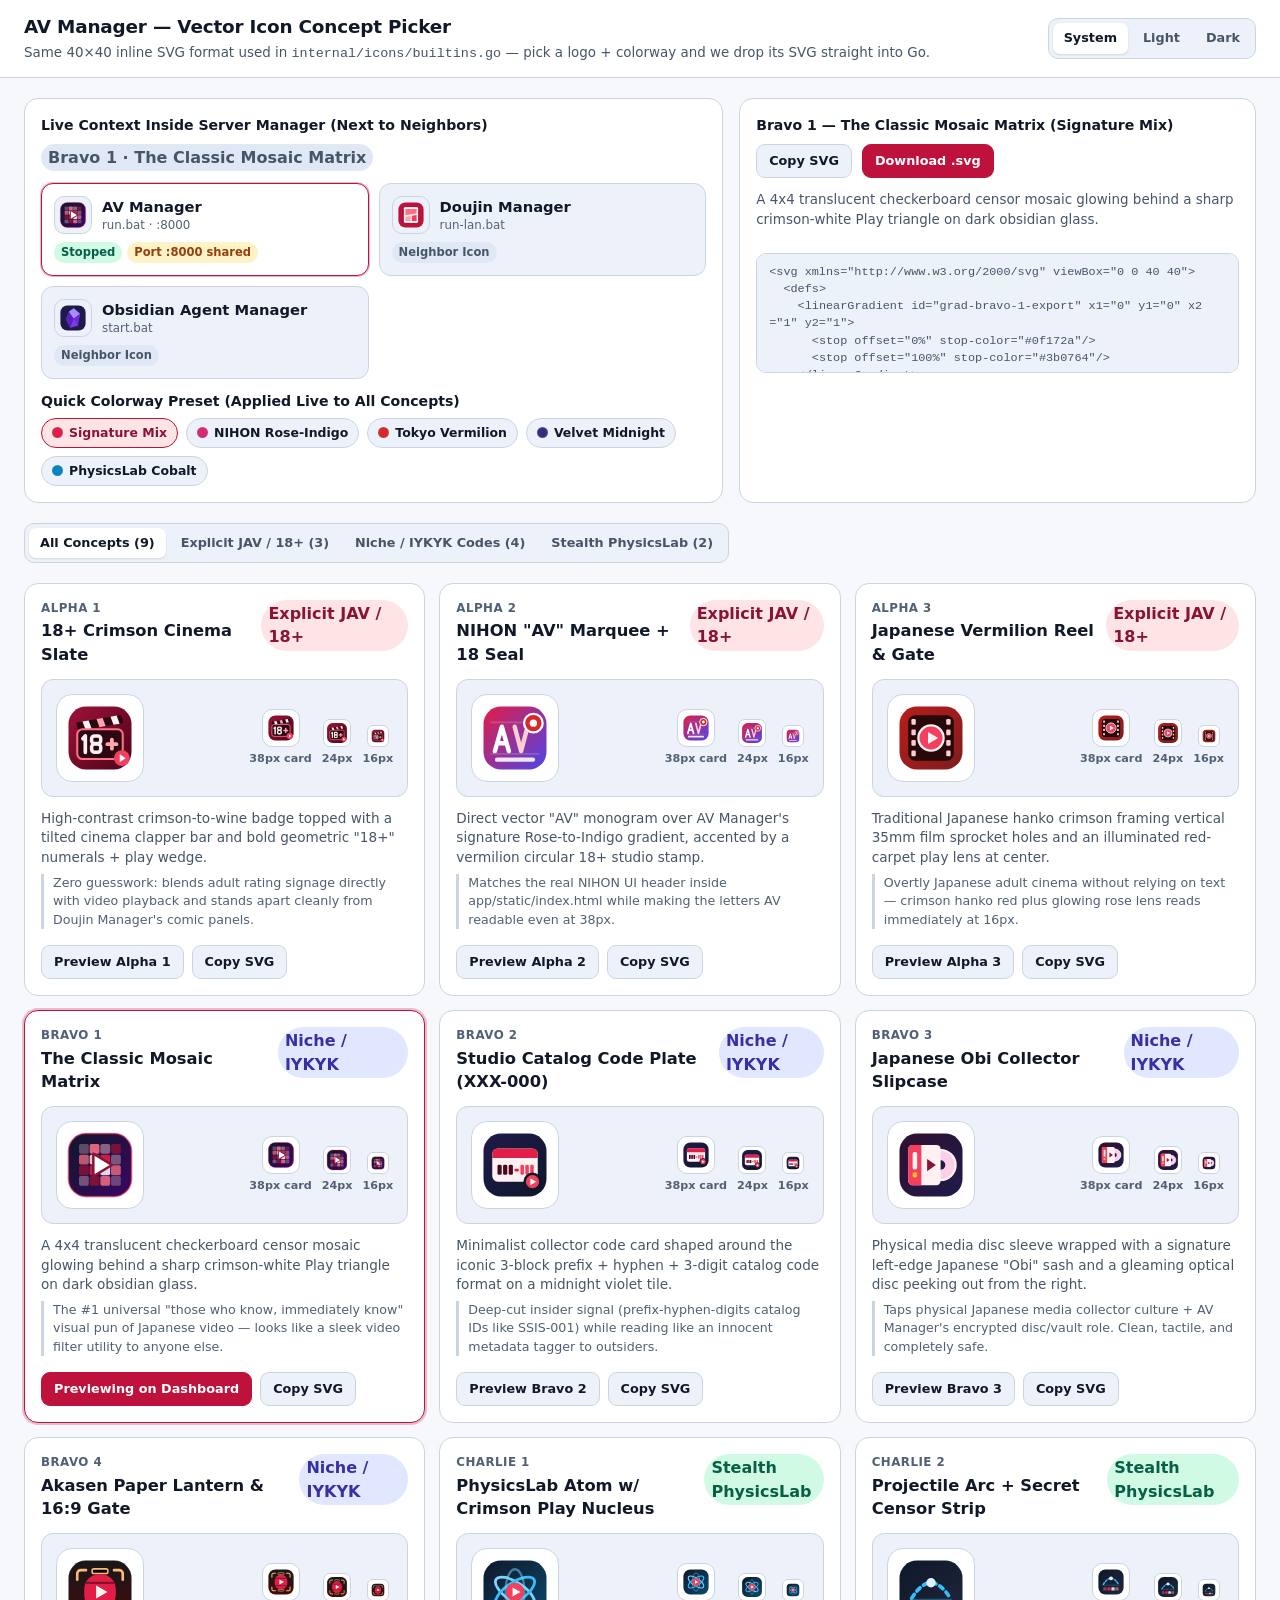
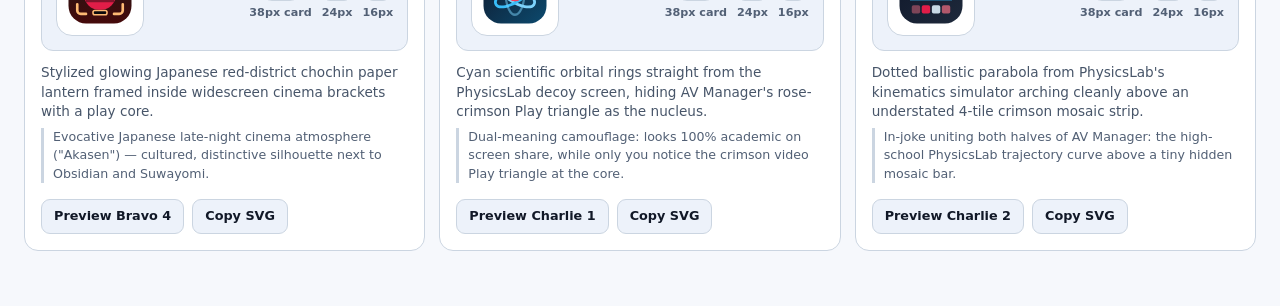
<file: preview/av-manager-icons.html>
<!DOCTYPE html>
<html lang="en">
<head>
  <meta charset="UTF-8">
  <meta name="viewport" content="width=device-width, initial-scale=1.0">
  <meta name="color-scheme" content="light dark">
  <script>
    try {
      document.querySelector('meta[name="color-scheme"]').content = localStorage.getItem('av-preview-scheme') ?? 'light dark';
    } catch (_) {}
  </script>
  <title>AV Manager — Logo & Icon Concept Preview</title>
  <style>
    :root {
      color-scheme: light dark;

      --surface-0: light-dark(#f6f8fc, #0b0f17);
      --surface-1: light-dark(#ffffff, #121826);
      --surface-2: light-dark(#edf2fa, #192234);
      --surface-3: light-dark(#e1e8f5, #202b40);
      --text-primary: light-dark(#111827, #f1f5f9);
      --text-secondary: light-dark(#475569, #cbd5e1);
      --text-muted: light-dark(#526075, #94a3b8);
      --border-subtle: light-dark(#cbd5e1, #334155);
      --border-strong: light-dark(#64748b, #64748b);
      --accent: light-dark(#be123c, #fb7185);
      --accent-soft: light-dark(#ffe4e6, #4c0519);
      --accent-soft-text: light-dark(#881337, #fecdd3);
      --ok-soft: light-dark(#d1fae5, #064e3b);
      --ok-text: light-dark(#065f46, #d1fae5);
      --warn-soft: light-dark(#fef3c7, #78350f);
      --warn-text: light-dark(#92400e, #fef3c7);
      --info-soft: light-dark(#e0e7ff, #312e81);
      --info-text: light-dark(#3730a3, #e0e7ff);
      --focus-ring: light-dark(#1d4ed8, #93c5fd);

      &:has(> head > meta[name="color-scheme"][content="dark"]) {
        color-scheme: dark;
      }
      &:has(> head > meta[name="color-scheme"][content="light"]) {
        color-scheme: light;
      }
    }

    *, *::before, *::after {
      box-sizing: border-box;
    }

    body {
      margin: 0;
      font-family: "Segoe UI", system-ui, -apple-system, sans-serif;
      background: var(--surface-0);
      color: var(--text-primary);
      line-height: 1.45;
      min-block-size: 100dvb;
    }

    h1, h2, h3, p { margin: 0; }
    svg { display: block; }
    code, pre { font-family: "Cascadia Code", "Consolas", monospace; }

    :focus-visible {
      outline: 2px solid var(--focus-ring);
      outline-offset: 2px;
    }

    .topbar {
      position: sticky;
      top: 0;
      z-index: 20;
      background: color-mix(in oklab, var(--surface-1) 92%, transparent);
      backdrop-filter: blur(10px);
      border-bottom: 1px solid var(--border-subtle);
      padding-block: 14px;
      padding-inline: 24px;
    }

    .topbar-inner {
      max-inline-size: 1360px;
      margin-inline: auto;
      display: flex;
      flex-wrap: wrap;
      align-items: center;
      justify-content: space-between;
      gap: 12px;
    }

    .title-block h1 {
      font-size: 1.15rem;
      font-weight: 750;
      letter-spacing: -0.01em;
    }

    .title-block p {
      font-size: 0.84rem;
      color: var(--text-secondary);
      margin-block-start: 2px;
    }

    .controls-row {
      display: flex;
      flex-wrap: wrap;
      align-items: center;
      gap: 10px;
    }

    .segmented {
      display: inline-flex;
      flex-wrap: wrap;
      gap: 4px;
      padding: 4px;
      border-radius: 10px;
      background: var(--surface-2);
      border: 1px solid var(--border-subtle);
    }

    .seg-btn {
      border: none;
      background: transparent;
      color: var(--text-secondary);
      font: inherit;
      font-size: 0.8rem;
      font-weight: 600;
      padding: 6px 11px;
      border-radius: 7px;
      cursor: pointer;
      transition: background-color 120ms ease, color 120ms ease;
    }

    .seg-btn[aria-pressed="true"] {
      background: var(--surface-1);
      color: var(--text-primary);
      box-shadow: 0 1px 2px rgba(0, 0, 0, 0.12);
    }

    .shell {
      max-inline-size: 1360px;
      margin-inline: auto;
      padding: 20px 24px 56px;
      display: flex;
      flex-direction: column;
      gap: 20px;
    }

    .live-stage {
      display: grid;
      grid-template-columns: minmax(280px, 1.15fr) minmax(280px, 0.85fr);
      gap: 16px;
      align-items: stretch;
    }

    @media (max-width: 900px) {
      .live-stage {
        grid-template-columns: 1fr;
      }
    }

    .panel {
      background: var(--surface-1);
      border: 1px solid var(--border-subtle);
      border-radius: 14px;
      padding: 16px;
      display: flex;
      flex-direction: column;
      gap: 12px;
    }

    .panel-head {
      display: flex;
      flex-wrap: wrap;
      justify-content: space-between;
      align-items: center;
      gap: 8px;
    }

    .panel-title {
      font-size: 0.88rem;
      font-weight: 700;
      color: var(--text-primary);
    }

    .palette-bar {
      display: flex;
      flex-wrap: wrap;
      align-items: center;
      gap: 8px;
    }

    .swatch-btn {
      display: inline-flex;
      align-items: center;
      gap: 6px;
      padding: 5px 10px;
      border-radius: 999px;
      border: 1px solid var(--border-subtle);
      background: var(--surface-2);
      color: var(--text-primary);
      font: inherit;
      font-size: 0.78rem;
      font-weight: 600;
      cursor: pointer;
    }

    .swatch-btn[aria-pressed="true"] {
      border-color: var(--accent);
      background: var(--accent-soft);
      color: var(--accent-soft-text);
    }

    .swatch-dot {
      inline-size: 11px;
      block-size: 11px;
      border-radius: 50%;
      border: 1px solid rgba(128, 128, 128, 0.4);
    }

    .mock-dashboard {
      display: grid;
      grid-template-columns: repeat(auto-fit, minmax(230px, 1fr));
      gap: 10px;
    }

    .mock-svc-card {
      background: var(--surface-2);
      border: 1px solid var(--border-subtle);
      border-radius: 12px;
      padding: 12px;
      display: flex;
      flex-direction: column;
      gap: 8px;
    }

    .mock-svc-card.is-target {
      background: var(--surface-1);
      border-color: var(--accent);
      box-shadow: 0 0 0 1px color-mix(in oklab, var(--accent) 30%, transparent);
    }

    .mock-svc-head {
      display: flex;
      align-items: center;
      gap: 10px;
    }

    .svc-icon {
      inline-size: 38px;
      block-size: 38px;
      flex-shrink: 0;
      border-radius: 10px;
      border: 1px solid var(--border-subtle);
      background: var(--surface-2);
      display: inline-flex;
      align-items: center;
      justify-content: center;
      padding: 4px;
    }

    .svc-icon svg {
      inline-size: 100%;
      block-size: 100%;
    }

    .mock-name {
      font-size: 0.92rem;
      font-weight: 700;
    }

    .mock-sub {
      font-size: 0.74rem;
      color: var(--text-muted);
    }

    .mock-pills {
      display: flex;
      flex-wrap: wrap;
      gap: 5px;
      font-size: 0.72rem;
    }

    .pill {
      padding: 2px 7px;
      border-radius: 999px;
      font-weight: 600;
      background: var(--surface-3);
      color: var(--text-secondary);
    }

    .pill.ok { background: var(--ok-soft); color: var(--ok-text); }
    .pill.warn { background: var(--warn-soft); color: var(--warn-text); }
    .pill.explicit { background: var(--accent-soft); color: var(--accent-soft-text); }
    .pill.niche { background: var(--info-soft); color: var(--info-text); }
    .pill.stealth { background: var(--ok-soft); color: var(--ok-text); }

    .filter-bar {
      display: flex;
      flex-wrap: wrap;
      align-items: center;
      justify-content: space-between;
      gap: 12px;
    }

    .concepts-grid {
      display: grid;
      grid-template-columns: repeat(auto-fill, minmax(310px, 1fr));
      grid-auto-rows: auto;
      gap: 14px;
    }

    .concept-card {
      background: var(--surface-1);
      border: 1px solid var(--border-subtle);
      border-radius: 14px;
      padding: 16px;
      display: grid;
      grid-template-rows: auto auto 1fr auto;
      gap: 12px;
      transition: border-color 130ms ease, box-shadow 130ms ease;
    }

    .concept-card:hover {
      border-color: var(--border-strong);
    }

    .concept-card.is-selected {
      border-color: var(--accent);
      box-shadow: 0 0 0 2px color-mix(in oklab, var(--accent) 26%, transparent);
    }

    .card-top {
      display: flex;
      align-items: flex-start;
      justify-content: space-between;
      gap: 10px;
    }

    .card-tag {
      font-size: 0.74rem;
      font-weight: 700;
      text-transform: uppercase;
      letter-spacing: 0.04em;
      color: var(--text-muted);
    }

    .card-title {
      font-size: 1.02rem;
      font-weight: 750;
      margin-block-start: 2px;
    }

    .preview-stage {
      background: var(--surface-2);
      border: 1px solid var(--border-subtle);
      border-radius: 12px;
      padding: 14px;
      display: flex;
      align-items: center;
      justify-content: space-between;
      gap: 14px;
    }

    .hero-icon-wrap {
      inline-size: 88px;
      block-size: 88px;
      border-radius: 16px;
      background: var(--surface-1);
      border: 1px solid var(--border-subtle);
      display: flex;
      align-items: center;
      justify-content: center;
      padding: 8px;
      flex-shrink: 0;
    }

    .hero-icon-wrap svg {
      inline-size: 100%;
      block-size: 100%;
    }

    .size-ladder {
      display: flex;
      align-items: flex-end;
      gap: 10px;
      flex-wrap: wrap;
    }

    .size-step {
      display: flex;
      flex-direction: column;
      align-items: center;
      gap: 4px;
      font-size: 0.7rem;
      color: var(--text-muted);
      font-weight: 600;
    }

    .size-box {
      background: var(--surface-1);
      border: 1px solid var(--border-subtle);
      border-radius: 8px;
      display: flex;
      align-items: center;
      justify-content: center;
      padding: 3px;
    }

    .size-box.s38 { inline-size: 38px; block-size: 38px; border-radius: 10px; padding: 4px; }
    .size-box.s24 { inline-size: 28px; block-size: 28px; border-radius: 7px; padding: 2px; }
    .size-box.s16 { inline-size: 22px; block-size: 22px; border-radius: 6px; padding: 3px; }
    .size-box svg { inline-size: 100%; block-size: 100%; }

    .card-desc {
      font-size: 0.85rem;
      color: var(--text-secondary);
      display: flex;
      flex-direction: column;
      gap: 6px;
    }

    .card-why {
      font-size: 0.79rem;
      color: var(--text-muted);
      border-inline-start: 3px solid var(--border-subtle);
      padding-inline-start: 9px;
    }

    .card-actions {
      display: flex;
      flex-wrap: wrap;
      gap: 8px;
      padding-block-start: 4px;
    }

    .btn {
      border: 1px solid var(--border-subtle);
      background: var(--surface-2);
      color: var(--text-primary);
      font: inherit;
      font-size: 0.8rem;
      font-weight: 650;
      padding: 7px 12px;
      border-radius: 9px;
      cursor: pointer;
    }

    .btn:hover {
      border-color: var(--border-strong);
      background: var(--surface-3);
    }

    .btn-primary {
      border-color: var(--accent);
      background: var(--accent);
      color: #ffffff;
    }

    .btn-primary:hover {
      opacity: 0.92;
      background: var(--accent);
    }

    .svg-source-box {
      background: var(--surface-2);
      border: 1px solid var(--border-subtle);
      border-radius: 10px;
      padding: 10px 12px;
      font-size: 0.74rem;
      color: var(--text-secondary);
      overflow: auto;
      max-block-size: 120px;
      white-space: pre-wrap;
      word-break: break-all;
    }

    .hidden {
      display: none !important;
    }

    @media (forced-colors: active) {
      .panel, .concept-card, .mock-svc-card, .btn, .seg-btn, .swatch-btn {
        border: 1px solid ButtonText;
      }
      .concept-card.is-selected, .mock-svc-card.is-target {
        outline: 2px solid Highlight;
      }
      .btn-primary {
        background: Highlight;
        color: HighlightText;
      }
    }
  </style>
</head>
<body>
  <header class="topbar">
    <div class="topbar-inner">
      <div class="title-block">
        <h1>AV Manager — Vector Icon Concept Picker</h1>
        <p>Same 40×40 inline SVG format used in <code>internal/icons/builtins.go</code> — pick a logo + colorway and we drop its SVG straight into Go.</p>
      </div>
      <div class="controls-row">
        <div class="segmented" role="group" aria-label="Color theme override">
          <button class="seg-btn" data-scheme="light dark" aria-pressed="true">System</button>
          <button class="seg-btn" data-scheme="light" aria-pressed="false">Light</button>
          <button class="seg-btn" data-scheme="dark" aria-pressed="false">Dark</button>
        </div>
      </div>
    </div>
  </header>

  <main class="shell">
    <section class="live-stage" aria-label="Interactive Server Manager context and inspector">
      <div class="panel">
        <div class="panel-head">
          <h2 class="panel-title">Live Context Inside Server Manager (Next to Neighbors)</h2>
          <span class="pill" id="selected-badge">Alpha 1 · Selected</span>
        </div>

        <div class="mock-dashboard">
          <article class="mock-svc-card is-target">
            <div class="mock-svc-head">
              <div class="svc-icon" id="live-av-icon" aria-hidden="true"></div>
              <div>
                <div class="mock-name">AV Manager</div>
                <div class="mock-sub">run.bat · :8000</div>
              </div>
            </div>
            <div class="mock-pills">
              <span class="pill ok">Stopped</span>
              <span class="pill warn">Port :8000 shared</span>
            </div>
          </article>

          <article class="mock-svc-card">
            <div class="mock-svc-head">
              <div class="svc-icon" aria-hidden="true">
                <svg xmlns="http://www.w3.org/2000/svg" viewBox="0 0 40 40">
                  <rect x="2" y="2" width="36" height="36" rx="10" fill="#be123c"/>
                  <rect x="9" y="8" width="22" height="24" rx="2.5" fill="#fff1f2"/>
                  <path d="M12 11.5h16v6.5L12 20.5z" fill="#fb7185"/>
                  <path d="M12 22.5l7.5-1.2v7.2H12z" fill="#fda4af"/>
                  <path d="M21.2 21l6.8-1v8.5h-6.8z" fill="#f43f5e"/>
                  <rect x="9" y="8" width="22" height="24" rx="2.5" fill="none" stroke="#881337" stroke-width="1.4"/>
                </svg>
              </div>
              <div>
                <div class="mock-name">Doujin Manager</div>
                <div class="mock-sub">run-lan.bat</div>
              </div>
            </div>
            <div class="mock-pills">
              <span class="pill">Neighbor Icon</span>
            </div>
          </article>

          <article class="mock-svc-card">
            <div class="mock-svc-head">
              <div class="svc-icon" aria-hidden="true">
                <svg xmlns="http://www.w3.org/2000/svg" viewBox="0 0 40 40">
                  <rect x="2" y="2" width="36" height="36" rx="10" fill="#1e1b4b"/>
                  <polygon points="21,6 30,14 27,31 16,34 10,22 14,11" fill="#7c3aed"/>
                  <polygon points="21,6 30,14 21,21 14,11" fill="#a78bfa"/>
                  <polygon points="21,21 30,14 27,31" fill="#6d28d9"/>
                  <polygon points="10,22 14,11 21,21 16,34" fill="#5b21b6"/>
                </svg>
              </div>
              <div>
                <div class="mock-name">Obsidian Agent Manager</div>
                <div class="mock-sub">start.bat</div>
              </div>
            </div>
            <div class="mock-pills">
              <span class="pill">Neighbor Icon</span>
            </div>
          </article>
        </div>

        <div>
          <div class="panel-title" style="margin-block-end: 6px;">Quick Colorway Preset (Applied Live to All Concepts)</div>
          <div class="palette-bar" role="group" aria-label="Colorway presets" id="palette-bar"></div>
        </div>
      </div>

      <div class="panel">
        <div class="panel-head">
          <h2 class="panel-title" id="inspector-name">Selected SVG Output</h2>
          <div class="controls-row">
            <button class="btn" id="copy-svg-btn" type="button">Copy SVG</button>
            <button class="btn btn-primary" id="download-svg-btn" type="button">Download .svg</button>
          </div>
        </div>
        <p id="inspector-caption" style="font-size: 0.84rem; color: var(--text-secondary);"></p>
        <pre class="svg-source-box" id="svg-source-box"></pre>
      </div>
    </section>

    <section class="filter-bar" aria-label="Filter concepts by explicitness and subtlety">
      <div class="segmented" role="group" aria-label="Category filter">
        <button class="seg-btn" data-filter="all" aria-pressed="true">All Concepts (9)</button>
        <button class="seg-btn" data-filter="explicit" aria-pressed="false">Explicit JAV / 18+ (3)</button>
        <button class="seg-btn" data-filter="niche" aria-pressed="false">Niche / IYKYK Codes (4)</button>
        <button class="seg-btn" data-filter="stealth" aria-pressed="false">Stealth PhysicsLab (2)</button>
      </div>
      <span id="status-note" style="font-size: 0.82rem; color: var(--text-muted);" role="status" aria-live="polite"></span>
    </section>

    <section class="concepts-grid" id="concepts-grid" aria-label="Icon candidates"></section>
  </main>

  <script>
    const PALETTES = {
      signature: {
        label: 'Signature Mix',
        dot: '#e11d48',
        override: null
      },
      nihon: {
        label: 'NIHON Rose-Indigo',
        dot: '#db2777',
        override: {
          bg1: '#be123c',
          bg2: '#4338ca',
          fg: '#fff1f2',
          hi: '#fda4af',
          mid: '#fb7185',
          deep: '#4c0519',
          accent: '#f43f5e'
        }
      },
      crimson: {
        label: 'Tokyo Vermilion',
        dot: '#dc2626',
        override: {
          bg1: '#991b1b',
          bg2: '#450a0a',
          fg: '#fef2f2',
          hi: '#fca5a5',
          mid: '#ef4444',
          deep: '#2b0909',
          accent: '#fbbf24'
        }
      },
      obsidian: {
        label: 'Velvet Midnight',
        dot: '#312e81',
        override: {
          bg1: '#0f172a',
          bg2: '#1e1b4b',
          fg: '#f8fafc',
          hi: '#fda4af',
          mid: '#e11d48',
          deep: '#020617',
          accent: '#38bdf8'
        }
      },
      stealthCyan: {
        label: 'PhysicsLab Cobalt',
        dot: '#0284c7',
        override: {
          bg1: '#0f172a',
          bg2: '#0c4a6e',
          fg: '#f0f9ff',
          hi: '#7dd3fc',
          mid: '#38bdf8',
          deep: '#082f49',
          accent: '#f43f5e'
        }
      }
    };

    const CONCEPTS = [
      {
        id: 'alpha-1',
        tag: 'Alpha 1',
        tier: 'explicit',
        tierLabel: 'Explicit JAV / 18+',
        title: '18+ Crimson Cinema Slate',
        desc: 'High-contrast crimson-to-wine badge topped with a tilted cinema clapper bar and bold geometric "18+" numerals + play wedge.',
        why: 'Zero guesswork: blends adult rating signage directly with video playback and stands apart cleanly from Doujin Manager\'s comic panels.',
        baseColors: { bg1: '#9f1239', bg2: '#4c0519', fg: '#fff1f2', hi: '#fda4af', mid: '#fb7185', deep: '#2e0612', accent: '#f43f5e' },
        render(uid, c) {
          return `<svg xmlns="http://www.w3.org/2000/svg" viewBox="0 0 40 40">
  <defs>
    <linearGradient id="${uid}" x1="0" y1="0" x2="1" y2="1">
      <stop offset="0%" stop-color="${c.bg1}"/>
      <stop offset="100%" stop-color="${c.bg2}"/>
    </linearGradient>
  </defs>
  <rect x="2" y="2" width="36" height="36" rx="10" fill="url(#${uid})"/>
  <path d="M6.5 11.2 L32.2 6.8 L33.2 11.5 L7.5 15.9 Z" fill="${c.deep}"/>
  <polygon points="10,10.6 13.5,10 15.2,14.6 11.7,15.2" fill="${c.fg}"/>
  <polygon points="18,9.2 21.5,8.6 23.2,13.2 19.7,13.8" fill="${c.hi}"/>
  <polygon points="26,7.8 29.5,7.2 31.2,11.8 27.7,12.4" fill="${c.fg}"/>
  <rect x="7" y="15" width="26" height="17" rx="3" fill="${c.deep}" stroke="${c.mid}" stroke-width="1.2"/>
  <path d="M11.6 18.8 V28.2 M10.2 20.4 L11.6 18.8" stroke="${c.fg}" stroke-width="2.1" stroke-linecap="round" stroke-linejoin="round" fill="none"/>
  <rect x="15.2" y="18.8" width="5.2" height="4.4" rx="1.6" fill="none" stroke="${c.fg}" stroke-width="2"/>
  <rect x="15.2" y="23.4" width="5.2" height="4.8" rx="1.8" fill="none" stroke="${c.fg}" stroke-width="2"/>
  <path d="M24.2 23.5 H29.4 M26.8 20.9 V26.1" stroke="${c.hi}" stroke-width="2.2" stroke-linecap="round"/>
  <circle cx="32.5" cy="31.5" r="4.5" fill="${c.accent}"/>
  <polygon points="31.3,29.3 34.7,31.5 31.3,33.7" fill="#ffffff"/>
</svg>`;
        }
      },
      {
        id: 'alpha-2',
        tag: 'Alpha 2',
        tier: 'explicit',
        tierLabel: 'Explicit JAV / 18+',
        title: 'NIHON "AV" Marquee + 18 Seal',
        desc: 'Direct vector "AV" monogram over AV Manager\'s signature Rose-to-Indigo gradient, accented by a vermilion circular 18+ studio stamp.',
        why: 'Matches the real NIHON UI header inside app/static/index.html while making the letters AV readable even at 38px.',
        baseColors: { bg1: '#e11d48', bg2: '#4f46e5', fg: '#ffffff', hi: '#fecdd3', mid: '#fb7185', deep: '#1e1b4b', accent: '#dc2626' },
        render(uid, c) {
          return `<svg xmlns="http://www.w3.org/2000/svg" viewBox="0 0 40 40">
  <defs>
    <linearGradient id="${uid}" x1="0" y1="0" x2="1" y2="1">
      <stop offset="0%" stop-color="${c.bg1}"/>
      <stop offset="100%" stop-color="${c.bg2}"/>
    </linearGradient>
  </defs>
  <rect x="2" y="2" width="36" height="36" rx="10" fill="url(#${uid})"/>
  <line x1="6" y1="11" x2="34" y2="11" stroke="#ffffff" stroke-opacity="0.16" stroke-width="1"/>
  <line x1="6" y1="29" x2="34" y2="29" stroke="#ffffff" stroke-opacity="0.16" stroke-width="1"/>
  <path d="M8.5 27.5 L12.5 13.5 L16.5 27.5 M10.1 23 H14.9" stroke="${c.fg}" stroke-width="2.5" stroke-linecap="round" stroke-linejoin="round" fill="none"/>
  <path d="M19.8 13.5 L23.5 27.5 L27.2 13.5" stroke="${c.hi}" stroke-width="2.5" stroke-linecap="round" stroke-linejoin="round" fill="none"/>
  <circle cx="30.5" cy="11.5" r="5.3" fill="${c.accent}" stroke="${c.fg}" stroke-width="1.3"/>
  <circle cx="30.5" cy="11.5" r="2.1" fill="${c.fg}"/>
  <rect x="8.5" y="31.2" width="23" height="2.4" rx="1.2" fill="${c.fg}" fill-opacity="0.88"/>
</svg>`;
        }
      },
      {
        id: 'alpha-3',
        tag: 'Alpha 3',
        tier: 'explicit',
        tierLabel: 'Explicit JAV / 18+',
        title: 'Japanese Vermilion Reel & Gate',
        desc: 'Traditional Japanese hanko crimson framing vertical 35mm film sprocket holes and an illuminated red-carpet play lens at center.',
        why: 'Overtly Japanese adult cinema without relying on text — crimson hanko red plus glowing rose lens reads immediately at 16px.',
        baseColors: { bg1: '#b91c1c', bg2: '#7f1d1d', fg: '#fff1f2', hi: '#fecdd3', mid: '#fb7185', deep: '#270909', accent: '#f43f5e' },
        render(uid, c) {
          return `<svg xmlns="http://www.w3.org/2000/svg" viewBox="0 0 40 40">
  <defs>
    <linearGradient id="${uid}" x1="0" y1="0" x2="1" y2="1">
      <stop offset="0%" stop-color="${c.bg1}"/>
      <stop offset="100%" stop-color="${c.bg2}"/>
    </linearGradient>
  </defs>
  <rect x="2" y="2" width="36" height="36" rx="10" fill="url(#${uid})"/>
  <rect x="7" y="7" width="26" height="26" rx="4" fill="${c.deep}"/>
  <g fill="${c.hi}">
    <rect x="8.8" y="9.2" width="2.5" height="3.2" rx="0.6"/>
    <rect x="8.8" y="15.2" width="2.5" height="3.2" rx="0.6"/>
    <rect x="8.8" y="21.2" width="2.5" height="3.2" rx="0.6"/>
    <rect x="8.8" y="27.2" width="2.5" height="3.2" rx="0.6"/>
    <rect x="28.7" y="9.2" width="2.5" height="3.2" rx="0.6"/>
    <rect x="28.7" y="15.2" width="2.5" height="3.2" rx="0.6"/>
    <rect x="28.7" y="21.2" width="2.5" height="3.2" rx="0.6"/>
    <rect x="28.7" y="27.2" width="2.5" height="3.2" rx="0.6"/>
  </g>
  <circle cx="20" cy="20" r="6.8" fill="${c.accent}"/>
  <circle cx="20" cy="20" r="7.2" fill="none" stroke="${c.fg}" stroke-width="1.3"/>
  <polygon points="18.3,16.6 24.1,20 18.3,23.4" fill="${c.fg}"/>
</svg>`;
        }
      },
      {
        id: 'bravo-1',
        tag: 'Bravo 1',
        tier: 'niche',
        tierLabel: 'Niche / IYKYK',
        title: 'The Classic Mosaic Matrix',
        desc: 'A 4x4 translucent checkerboard censor mosaic glowing behind a sharp crimson-white Play triangle on dark obsidian glass.',
        why: 'The #1 universal "those who know, immediately know" visual pun of Japanese video — looks like a sleek video filter utility to anyone else.',
        baseColors: { bg1: '#0f172a', bg2: '#3b0764', fg: '#ffffff', hi: '#fecdd3', mid: '#fb7185', deep: '#881337', accent: '#e11d48' },
        render(uid, c) {
          return `<svg xmlns="http://www.w3.org/2000/svg" viewBox="0 0 40 40">
  <defs>
    <linearGradient id="${uid}" x1="0" y1="0" x2="1" y2="1">
      <stop offset="0%" stop-color="${c.bg1}"/>
      <stop offset="100%" stop-color="${c.bg2}"/>
    </linearGradient>
  </defs>
  <rect x="2" y="2" width="36" height="36" rx="10" fill="url(#${uid})" stroke="${c.accent}" stroke-opacity="0.5" stroke-width="1"/>
  <g rx="1">
    <rect x="8" y="8" width="5.6" height="5.6" rx="1" fill="${c.hi}" fill-opacity="0.30"/>
    <rect x="14.1" y="8" width="5.6" height="5.6" rx="1" fill="${c.mid}" fill-opacity="0.88"/>
    <rect x="20.2" y="8" width="5.6" height="5.6" rx="1" fill="${c.hi}" fill-opacity="0.45"/>
    <rect x="26.3" y="8" width="5.6" height="5.6" rx="1" fill="${c.deep}" fill-opacity="0.85"/>
    <rect x="8" y="14.1" width="5.6" height="5.6" rx="1" fill="${c.mid}" fill-opacity="0.72"/>
    <rect x="14.1" y="14.1" width="5.6" height="5.6" rx="1" fill="${c.hi}" fill-opacity="0.92"/>
    <rect x="20.2" y="14.1" width="5.6" height="5.6" rx="1" fill="${c.accent}" fill-opacity="0.90"/>
    <rect x="26.3" y="14.1" width="5.6" height="5.6" rx="1" fill="${c.hi}" fill-opacity="0.38"/>
    <rect x="8" y="20.2" width="5.6" height="5.6" rx="1" fill="${c.deep}" fill-opacity="0.85"/>
    <rect x="14.1" y="20.2" width="5.6" height="5.6" rx="1" fill="${c.accent}" fill-opacity="0.85"/>
    <rect x="20.2" y="20.2" width="5.6" height="5.6" rx="1" fill="${c.fg}" fill-opacity="0.85"/>
    <rect x="26.3" y="20.2" width="5.6" height="5.6" rx="1" fill="${c.mid}" fill-opacity="0.75"/>
    <rect x="8" y="26.3" width="5.6" height="5.6" rx="1" fill="${c.hi}" fill-opacity="0.36"/>
    <rect x="14.1" y="26.3" width="5.6" height="5.6" rx="1" fill="${c.deep}" fill-opacity="0.88"/>
    <rect x="20.2" y="26.3" width="5.6" height="5.6" rx="1" fill="${c.mid}" fill-opacity="0.82"/>
    <rect x="26.3" y="26.3" width="5.6" height="5.6" rx="1" fill="${c.hi}" fill-opacity="0.30"/>
  </g>
  <polygon points="16.2,13.5 26.8,20 16.2,26.5" fill="${c.fg}" stroke="${c.deep}" stroke-width="1.4" stroke-linejoin="round"/>
</svg>`;
        }
      },
      {
        id: 'bravo-2',
        tag: 'Bravo 2',
        tier: 'niche',
        tierLabel: 'Niche / IYKYK',
        title: 'Studio Catalog Code Plate (XXX-000)',
        desc: 'Minimalist collector code card shaped around the iconic 3-block prefix + hyphen + 3-digit catalog code format on a midnight violet tile.',
        why: 'Deep-cut insider signal (prefix-hyphen-digits catalog IDs like SSIS-001) while reading like an innocent metadata tagger to outsiders.',
        baseColors: { bg1: '#1e1b4b', bg2: '#0f172a', fg: '#fff1f2', hi: '#fda4af', mid: '#e11d48', deep: '#4c0519', accent: '#f43f5e' },
        render(uid, c) {
          return `<svg xmlns="http://www.w3.org/2000/svg" viewBox="0 0 40 40">
  <defs>
    <linearGradient id="${uid}" x1="0" y1="0" x2="1" y2="1">
      <stop offset="0%" stop-color="${c.bg1}"/>
      <stop offset="100%" stop-color="${c.bg2}"/>
    </linearGradient>
  </defs>
  <rect x="2" y="2" width="36" height="36" rx="10" fill="url(#${uid})"/>
  <rect x="7" y="10.5" width="26" height="19" rx="3.2" fill="${c.fg}"/>
  <path d="M7 13.7 a3.2 3.2 0 0 1 3.2 -3.2 h19.6 a3.2 3.2 0 0 1 3.2 3.2 v2.3 H7 Z" fill="${c.mid}"/>
  <rect x="10" y="19.8" width="2.4" height="5.8" rx="0.8" fill="${c.deep}"/>
  <rect x="13.2" y="19.8" width="2.4" height="5.8" rx="0.8" fill="${c.deep}"/>
  <rect x="16.4" y="19.8" width="2.4" height="5.8" rx="0.8" fill="${c.deep}"/>
  <rect x="19.7" y="22.1" width="2.5" height="1.6" rx="0.7" fill="${c.mid}"/>
  <rect x="23.1" y="19.8" width="2" height="5.8" rx="0.8" fill="${c.accent}"/>
  <rect x="25.9" y="19.8" width="2" height="5.8" rx="0.8" fill="${c.accent}"/>
  <rect x="28.7" y="19.8" width="2" height="5.8" rx="0.8" fill="${c.accent}"/>
  <circle cx="30" cy="29.5" r="4.5" fill="${c.accent}" stroke="${c.bg2}" stroke-width="1.4"/>
  <polygon points="28.8,27.5 32.1,29.5 28.8,31.5" fill="#ffffff"/>
</svg>`;
        }
      },
      {
        id: 'bravo-3',
        tag: 'Bravo 3',
        tier: 'niche',
        tierLabel: 'Niche / IYKYK',
        title: 'Japanese Obi Collector Slipcase',
        desc: 'Physical media disc sleeve wrapped with a signature left-edge Japanese "Obi" sash and a gleaming optical disc peeking out from the right.',
        why: 'Taps physical Japanese media collector culture + AV Manager\'s encrypted disc/vault role. Clean, tactile, and completely safe.',
        baseColors: { bg1: '#31102f', bg2: '#1e1b4b', fg: '#fff1f2', hi: '#fbcfe8', mid: '#f43f5e', deep: '#881337', accent: '#fbbf24' },
        render(uid, c) {
          return `<svg xmlns="http://www.w3.org/2000/svg" viewBox="0 0 40 40">
  <defs>
    <linearGradient id="${uid}" x1="0" y1="0" x2="1" y2="1">
      <stop offset="0%" stop-color="${c.bg1}"/>
      <stop offset="100%" stop-color="${c.bg2}"/>
    </linearGradient>
  </defs>
  <rect x="2" y="2" width="36" height="36" rx="10" fill="url(#${uid})"/>
  <circle cx="25.5" cy="20" r="8.6" fill="${c.hi}" stroke="${c.fg}" stroke-width="1.2"/>
  <circle cx="25.5" cy="20" r="2.7" fill="${c.bg2}"/>
  <rect x="7" y="8.5" width="18.5" height="23" rx="2.4" fill="${c.fg}"/>
  <path d="M7 10.9 a2.4 2.4 0 0 1 2.4 -2.4 h5.1 v23 h-5.1 a2.4 2.4 0 0 1 -2.4 -2.4 Z" fill="${c.mid}"/>
  <rect x="9.5" y="12.5" width="2.6" height="10" rx="1" fill="${c.fg}"/>
  <rect x="9.5" y="24.2" width="2.6" height="3" rx="1" fill="${c.accent}"/>
  <polygon points="17.8,16.5 22.8,20 17.8,23.5" fill="${c.deep}"/>
</svg>`;
        }
      },
      {
        id: 'bravo-4',
        tag: 'Bravo 4',
        tier: 'niche',
        tierLabel: 'Niche / IYKYK',
        title: 'Akasen Paper Lantern & 16:9 Gate',
        desc: 'Stylized glowing Japanese red-district chochin paper lantern framed inside widescreen cinema brackets with a play core.',
        why: 'Evocative Japanese late-night cinema atmosphere ("Akasen") — cultured, distinctive silhouette next to Obsidian and Suwayomi.',
        baseColors: { bg1: '#18181b', bg2: '#450a0a', fg: '#fff7ed', hi: '#fdba74', mid: '#e11d48', deep: '#09090b', accent: '#f43f5e' },
        render(uid, c) {
          return `<svg xmlns="http://www.w3.org/2000/svg" viewBox="0 0 40 40">
  <defs>
    <linearGradient id="${uid}" x1="0" y1="0" x2="0" y2="1">
      <stop offset="0%" stop-color="${c.bg1}"/>
      <stop offset="100%" stop-color="${c.bg2}"/>
    </linearGradient>
  </defs>
  <rect x="2" y="2" width="36" height="36" rx="10" fill="url(#${uid})"/>
  <rect x="15.5" y="6.8" width="9" height="2.6" rx="1" fill="${c.deep}" stroke="${c.hi}" stroke-width="0.9"/>
  <rect x="16" y="30.6" width="8" height="2.4" rx="1" fill="${c.deep}" stroke="${c.hi}" stroke-width="0.9"/>
  <rect x="11" y="9.8" width="18" height="20.4" rx="8.5" fill="${c.mid}"/>
  <line x1="12" y1="14.8" x2="28" y2="14.8" stroke="${c.deep}" stroke-opacity="0.45" stroke-width="1.3"/>
  <line x1="12" y1="25.2" x2="28" y2="25.2" stroke="${c.deep}" stroke-opacity="0.45" stroke-width="1.3"/>
  <path d="M7 13 V9.5 A2 2 0 0 1 9 7.5 H12 M33 13 V9.5 A2 2 0 0 0 31 7.5 H28 M7 27 V30.5 A2 2 0 0 0 9 32.5 H12 M33 27 V30.5 A2 2 0 0 1 31 32.5 H28" fill="none" stroke="${c.hi}" stroke-width="1.5" stroke-linecap="round"/>
  <polygon points="17.8,16.3 24.3,20 17.8,23.7" fill="${c.fg}"/>
</svg>`;
        }
      },
      {
        id: 'charlie-1',
        tag: 'Charlie 1',
        tier: 'stealth',
        tierLabel: 'Stealth PhysicsLab',
        title: 'PhysicsLab Atom w/ Crimson Play Nucleus',
        desc: 'Cyan scientific orbital rings straight from the PhysicsLab decoy screen, hiding AV Manager\'s rose-crimson Play triangle as the nucleus.',
        why: 'Dual-meaning camouflage: looks 100% academic on screen share, while only you notice the crimson video Play triangle at the core.',
        baseColors: { bg1: '#0f172a', bg2: '#0c4a6e', fg: '#ffffff', hi: '#7dd3fc', mid: '#38bdf8', deep: '#082f49', accent: '#f43f5e' },
        render(uid, c) {
          return `<svg xmlns="http://www.w3.org/2000/svg" viewBox="0 0 40 40">
  <defs>
    <linearGradient id="${uid}" x1="0" y1="0" x2="1" y2="1">
      <stop offset="0%" stop-color="${c.bg1}"/>
      <stop offset="100%" stop-color="${c.bg2}"/>
    </linearGradient>
  </defs>
  <rect x="2" y="2" width="36" height="36" rx="10" fill="url(#${uid})"/>
  <ellipse cx="20" cy="20" rx="13" ry="5.4" transform="rotate(34 20 20)" fill="none" stroke="${c.hi}" stroke-width="1.6"/>
  <ellipse cx="20" cy="20" rx="13" ry="5.4" transform="rotate(-34 20 20)" fill="none" stroke="${c.mid}" stroke-width="1.6"/>
  <ellipse cx="20" cy="20" rx="13" ry="5.4" transform="rotate(90 20 20)" fill="none" stroke="${c.hi}" stroke-opacity="0.5" stroke-width="1.3"/>
  <circle cx="20" cy="20" r="5.3" fill="${c.accent}"/>
  <polygon points="18.6,17.4 23.1,20 18.6,22.6" fill="${c.fg}"/>
</svg>`;
        }
      },
      {
        id: 'charlie-2',
        tag: 'Charlie 2',
        tier: 'stealth',
        tierLabel: 'Stealth PhysicsLab',
        title: 'Projectile Arc + Secret Censor Strip',
        desc: 'Dotted ballistic parabola from PhysicsLab\'s kinematics simulator arching cleanly above an understated 4-tile crimson mosaic strip.',
        why: 'In-joke uniting both halves of AV Manager: the high-school PhysicsLab trajectory curve above a tiny hidden mosaic bar.',
        baseColors: { bg1: '#0f172a', bg2: '#1e293b', fg: '#e0f2fe', hi: '#38bdf8', mid: '#fb7185', deep: '#020617', accent: '#e11d48' },
        render(uid, c) {
          return `<svg xmlns="http://www.w3.org/2000/svg" viewBox="0 0 40 40">
  <defs>
    <linearGradient id="${uid}" x1="0" y1="0" x2="1" y2="1">
      <stop offset="0%" stop-color="${c.bg1}"/>
      <stop offset="100%" stop-color="${c.bg2}"/>
    </linearGradient>
  </defs>
  <rect x="2" y="2" width="36" height="36" rx="10" fill="url(#${uid})"/>
  <line x1="8" y1="24.5" x2="32" y2="24.5" stroke="${c.hi}" stroke-opacity="0.35" stroke-width="1.2"/>
  <path d="M9 23.5 Q 20 6 31 23.5" fill="none" stroke="${c.hi}" stroke-width="2.1" stroke-dasharray="2.5 2.5" stroke-linecap="round"/>
  <circle cx="20" cy="14.7" r="2.7" fill="${c.fg}"/>
  <rect x="9" y="27.5" width="4.8" height="4.8" rx="1" fill="${c.mid}" fill-opacity="0.45"/>
  <rect x="14.7" y="27.5" width="4.8" height="4.8" rx="1" fill="${c.accent}"/>
  <rect x="20.5" y="27.5" width="4.8" height="4.8" rx="1" fill="${c.fg}" fill-opacity="0.88"/>
  <rect x="26.2" y="27.5" width="4.8" height="4.8" rx="1" fill="${c.mid}" fill-opacity="0.68"/>
</svg>`;
        }
      }
    ];

    let activeFilter = 'all';
    let activePalette = 'signature';
    let selectedId = 'bravo-1';

    function getColors(concept) {
      return PALETTES[activePalette].override ?? concept.baseColors;
    }

    function renderConceptSVG(concept, suffix) {
      return concept.render(`grad-${concept.id}-${suffix}`, getColors(concept));
    }

    function updateThemeButtons(current) {
      document.querySelectorAll('[data-scheme]').forEach((btn) => {
        btn.setAttribute('aria-pressed', String(btn.dataset.scheme === current));
      });
    }

    function initThemeToggle() {
      const meta = document.querySelector('meta[name="color-scheme"]');
      updateThemeButtons(meta.content);

      document.querySelectorAll('[data-scheme]').forEach((btn) => {
        btn.addEventListener('click', () => {
          const next = btn.dataset.scheme;
          meta.content = next;
          try {
            if (next === 'light dark') {
              localStorage.removeItem('av-preview-scheme');
            } else {
              localStorage.setItem('av-preview-scheme', next);
            }
          } catch (_) {}
          updateThemeButtons(next);
        });
      });

      window.addEventListener('storage', (e) => {
        if (e.key === 'av-preview-scheme') {
          const val = e.newValue ?? 'light dark';
          meta.content = val;
          updateThemeButtons(val);
        }
      });
    }

    function renderPalettes() {
      const bar = document.getElementById('palette-bar');
      bar.innerHTML = Object.entries(PALETTES).map(([key, p]) => `
        <button class="swatch-btn" type="button" data-palette="${key}" aria-pressed="${String(key === activePalette)}">
          <span class="swatch-dot" style="background: ${p.dot};"></span>
          <span>${p.label}</span>
        </button>
      `).join('');

      bar.querySelectorAll('[data-palette]').forEach((btn) => {
        btn.addEventListener('click', () => {
          activePalette = btn.dataset.palette;
          renderPalettes();
          renderGrid();
          syncInspector();
        });
      });
    }

    function syncInspector() {
      const concept = CONCEPTS.find((c) => c.id === selectedId) ?? CONCEPTS[0];
      const svgText = renderConceptSVG(concept, 'export');
      document.getElementById('live-av-icon').innerHTML = renderConceptSVG(concept, 'live');
      document.getElementById('selected-badge').textContent = `${concept.tag} · ${concept.title}`;
      document.getElementById('inspector-name').textContent = `${concept.tag} — ${concept.title} (${PALETTES[activePalette].label})`;
      document.getElementById('inspector-caption').textContent = concept.desc;
      document.getElementById('svg-source-box').textContent = svgText;
    }

    function renderGrid() {
      const grid = document.getElementById('concepts-grid');
      const items = CONCEPTS.filter((c) => activeFilter === 'all' || c.tier === activeFilter);
      const pillClass = (tier) => tier === 'explicit' ? 'explicit' : (tier === 'niche' ? 'niche' : 'stealth');

      grid.innerHTML = items.map((c) => {
        const selected = c.id === selectedId;
        return `
          <article class="concept-card ${selected ? 'is-selected' : ''}" data-concept-id="${c.id}">
            <div class="card-top">
              <div>
                <div class="card-tag">${c.tag}</div>
                <h3 class="card-title">${c.title}</h3>
              </div>
              <span class="pill ${pillClass(c.tier)}">${c.tierLabel}</span>
            </div>

            <div class="preview-stage">
              <div class="hero-icon-wrap" aria-hidden="true">${renderConceptSVG(c, 'hero')}</div>
              <div class="size-ladder" aria-label="Rendered sizes">
                <div class="size-step">
                  <div class="size-box s38" aria-hidden="true">${renderConceptSVG(c, 's38')}</div>
                  <span>38px card</span>
                </div>
                <div class="size-step">
                  <div class="size-box s24" aria-hidden="true">${renderConceptSVG(c, 's24')}</div>
                  <span>24px</span>
                </div>
                <div class="size-step">
                  <div class="size-box s16" aria-hidden="true">${renderConceptSVG(c, 's16')}</div>
                  <span>16px</span>
                </div>
              </div>
            </div>

            <div class="card-desc">
              <p>${c.desc}</p>
              <p class="card-why">${c.why}</p>
            </div>

            <div class="card-actions">
              <button class="btn ${selected ? 'btn-primary' : ''}" type="button" data-select="${c.id}">
                ${selected ? 'Previewing on Dashboard' : `Preview ${c.tag}`}
              </button>
              <button class="btn" type="button" data-copy="${c.id}">Copy SVG</button>
            </div>
          </article>
        `;
      }).join('');

      grid.querySelectorAll('[data-select]').forEach((btn) => {
        btn.addEventListener('click', () => {
          selectedId = btn.dataset.select;
          renderGrid();
          syncInspector();
        });
      });

      grid.querySelectorAll('[data-copy]').forEach((btn) => {
        btn.addEventListener('click', async () => {
          const concept = CONCEPTS.find((c) => c.id === btn.dataset.copy);
          if (!concept) return;
          const svg = renderConceptSVG(concept, 'copy');
          try {
            await navigator.clipboard.writeText(svg);
            setStatus(`Copied SVG for ${concept.tag} (${concept.title}).`);
          } catch (_) {
            selectedId = concept.id;
            renderGrid();
            syncInspector();
            setStatus(`Selected ${concept.tag} — copy SVG directly from the box above.`);
          }
        });
      });
    }

    function setStatus(msg) {
      document.getElementById('status-note').textContent = msg;
    }

    function initFilters() {
      document.querySelectorAll('[data-filter]').forEach((btn) => {
        btn.addEventListener('click', () => {
          activeFilter = btn.dataset.filter;
          document.querySelectorAll('[data-filter]').forEach((b) => {
            b.setAttribute('aria-pressed', String(b === btn));
          });
          renderGrid();
        });
      });
    }

    function initInspectorActions() {
      document.getElementById('copy-svg-btn').addEventListener('click', async () => {
        const text = document.getElementById('svg-source-box').textContent;
        try {
          await navigator.clipboard.writeText(text);
          setStatus('Copied selected SVG markup to clipboard.');
        } catch (_) {
          setStatus('Select the SVG markup box to copy manually.');
        }
      });

      document.getElementById('download-svg-btn').addEventListener('click', () => {
        const concept = CONCEPTS.find((c) => c.id === selectedId) ?? CONCEPTS[0];
        const svg = renderConceptSVG(concept, 'download');
        const blob = new Blob([svg], { type: 'image/svg+xml;charset=utf-8' });
        const url = URL.createObjectURL(blob);
        const a = document.createElement('a');
        a.href = url;
        a.download = `av-manager-${concept.id}-${activePalette}.svg`;
        a.click();
        setTimeout(() => URL.revokeObjectURL(url), 1000);
        setStatus(`Downloaded av-manager-${concept.id}-${activePalette}.svg`);
      });
    }

    initThemeToggle();
    renderPalettes();
    initFilters();
    initInspectorActions();
    renderGrid();
    syncInspector();
  </script>
</body>
</html>
</file>
